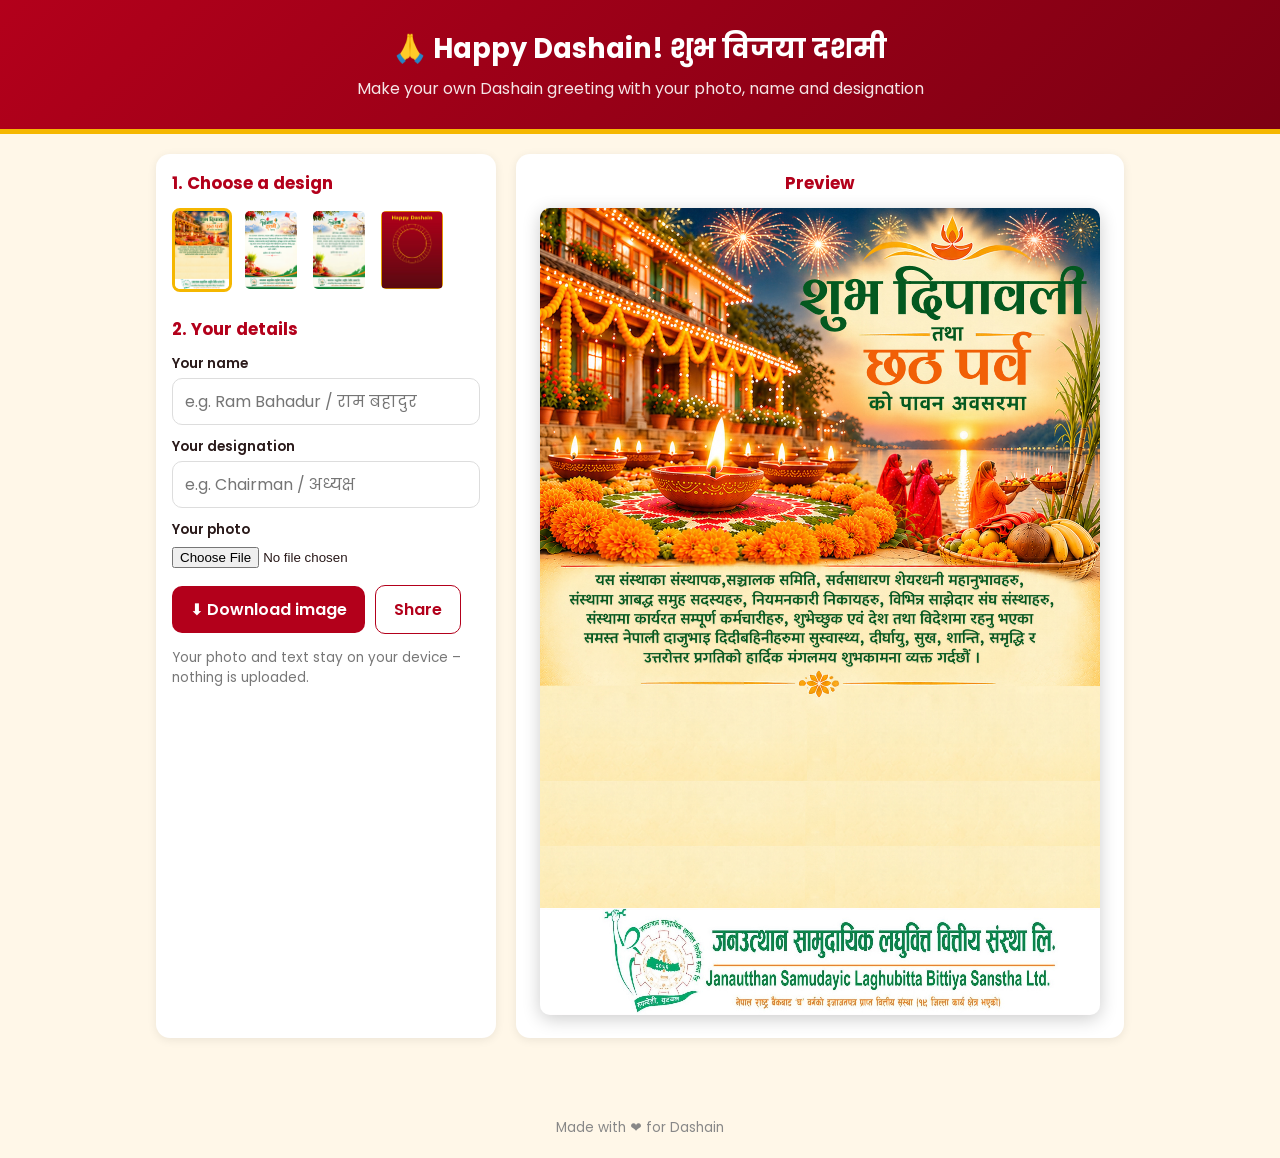
<file: index.html>
<!doctype html>
<html lang="en">
<head>
  <meta charset="utf-8">
  <meta name="viewport" content="width=device-width, initial-scale=1">
  <title>Dashain Wishes – Make your own greeting</title>
  <meta name="description" content="Create a personalised Dashain greeting image with your name and message.">
  <link rel="stylesheet" href="style.css">
</head>
<body>
  <header class="hero">
    <h1>🙏 Happy Dashain! शुभ विजया दशमी</h1>
    <p>Make your own Dashain greeting with your photo, name and designation</p>
  </header>

  <main>
    <p id="status">Loading…</p>

    <div id="app" class="grid" hidden>
      <div class="card">
        <h2>1. Choose a design</h2>
        <div class="thumbs" id="thumbs"></div>

        <h2 style="margin-top:18px">2. Your details</h2>
        <label for="name">Your name</label>
        <input type="text" id="name" maxlength="40" placeholder="e.g. Ram Bahadur / राम बहादुर">
        <label for="post">Your designation</label>
        <input type="text" id="post" maxlength="60" placeholder="e.g. Chairman / अध्यक्ष">

        <div id="photoBox" hidden>
          <label for="photo">Your photo</label>
          <input type="file" id="photo" accept="image/*">
        </div>

        <div class="row" style="margin-top:16px">
          <button id="dlBtn">⬇ Download image</button>
          <button id="shareBtn" class="secondary">Share</button>
        </div>
        <p class="muted">Your photo and text stay on your device – nothing is uploaded.</p>
      </div>

      <div class="card preview">
        <h2>Preview</h2>
        <canvas id="c"></canvas>
      </div>
    </div>
  </main>
  <footer>Made with ❤️ for Dashain</footer>

  <script src="wish.js"></script>
  <script>
    var $ = function (id) { return document.getElementById(id); };
    var templates = [], sel = null, photo = null, timer;

    async function init() {
      try {
        var r = await fetch("templates.json?v=" + Date.now());
        templates = await r.json();
      } catch (e) {
        $("status").textContent = "Could not load templates.json. Open this page through a web server (not by double-clicking the file).";
        return;
      }
      // Skip any design whose image file can't be found, so one wrong filename doesn't break the page.
      var ok = await Promise.all(templates.map(function (t) {
        return loadImage(t.image).then(function () { return true; }, function () {
          console.warn("Image not found, skipping:", t.image);
          return false;
        });
      }));
      templates = templates.filter(function (t, i) { return ok[i]; });
      if (!templates.length) { $("status").textContent = "No templates yet."; return; }
      $("status").hidden = true;
      $("app").hidden = false;
      templates.forEach(function (t) {
        var img = document.createElement("img");
        img.src = t.image; img.alt = t.title; img.title = t.title;
        img.onclick = function () { select(t); };
        t._el = img;
        $("thumbs").appendChild(img);
      });
      select(templates[0]);
    }

    function select(t) {
      sel = t;
      templates.forEach(function (x) { x._el.className = x === t ? "active" : ""; });
      $("photoBox").hidden = !t.photo_enabled;
      redraw();
    }

    function redraw() {
      clearTimeout(timer);
      timer = setTimeout(function () {
        drawWish($("c"), sel, { name: $("name").value, post: $("post").value, photo: photo })
          .catch(function () { $("status").hidden = false; $("status").textContent = "Could not draw the image."; });
      }, 100);
    }

    $("name").oninput = redraw;
    $("post").oninput = redraw;
    $("photo").onchange = async function (e) {
      var f = e.target.files[0];
      photo = f ? await loadPhotoFile(f) : null;
      redraw();
    };

    function fileName() {
      // Change "suvakamana" below to any prefix you like.
      var who = $("name").value.trim().replace(/[\\\/:*?"<>|]/g, "").replace(/\s+/g, "_");
      return "suvakamana_" + (who || "greeting") + ".png";
    }
    $("dlBtn").onclick = function () {
      $("c").toBlob(function (blob) {
        var a = document.createElement("a");
        a.href = URL.createObjectURL(blob);
        a.download = fileName();
        a.click();
      }, "image/png");
    };
    $("shareBtn").onclick = function () {
      $("c").toBlob(async function (blob) {
        var file = new File([blob], fileName(), { type: "image/png" });
        if (navigator.canShare && navigator.canShare({ files: [file] })) {
          try { await navigator.share({ files: [file], title: "Happy Dashain!" }); } catch (e) {}
        } else {
          $("dlBtn").click();
        }
      }, "image/png");
    };

    init();
  </script>
</body>
</html>
</file>
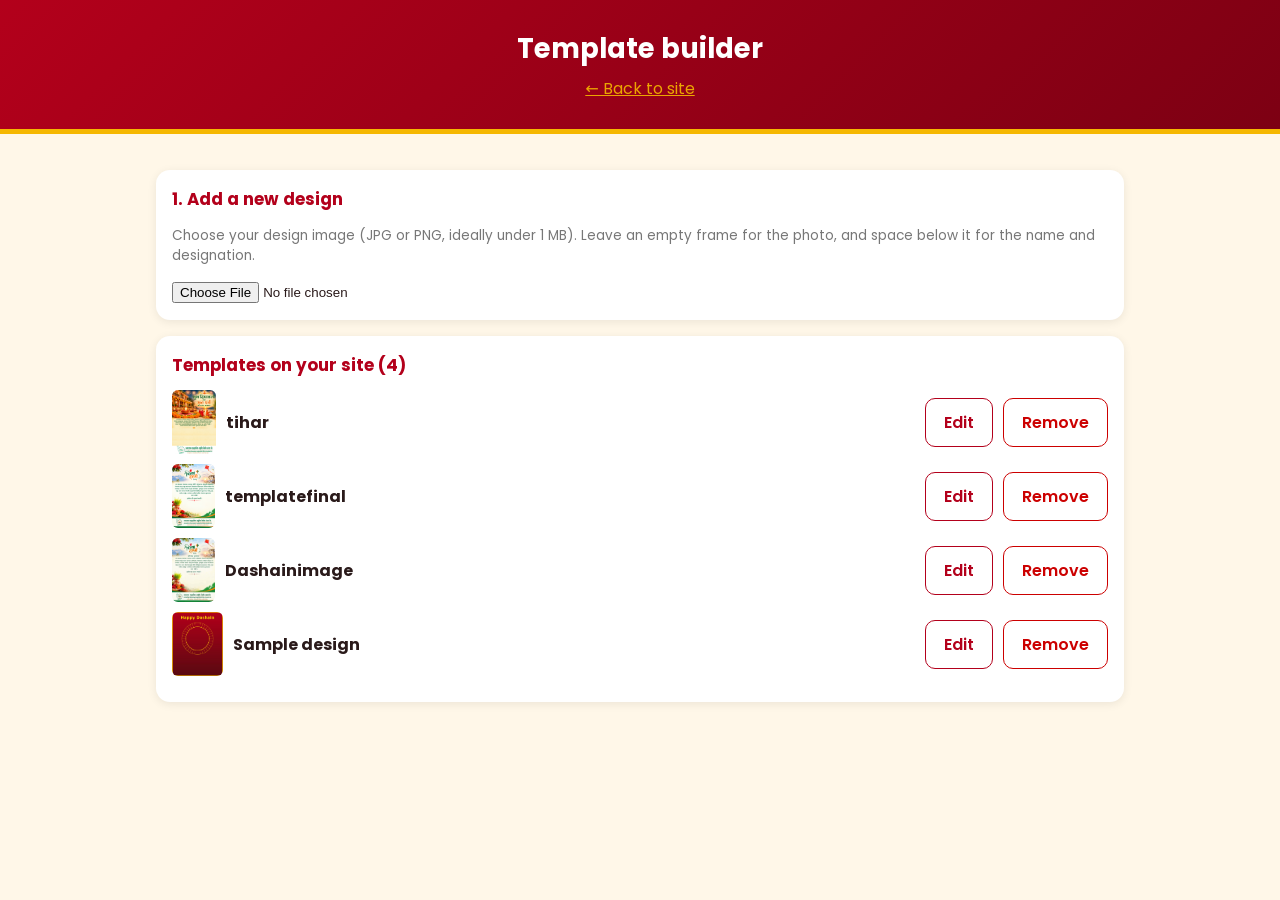
<file: admin.html>
<!doctype html>
<html lang="en">
<head>
  <meta charset="utf-8">
  <meta name="viewport" content="width=device-width, initial-scale=1">
  <meta name="robots" content="noindex">
  <title>Admin – Dashain templates</title>
  <link rel="stylesheet" href="style.css">
</head>
<body>
  <header class="hero">
    <h1>Template builder</h1>
    <p><a href="index.html">← Back to site</a></p>
  </header>

  <main>
    <p id="msg"></p>

    <div id="listView">
      <div class="card">
        <h2>1. Add a new design</h2>
        <p class="muted">Choose your design image (JPG or PNG, ideally under 1 MB). Leave an empty frame for the photo, and space below it for the name and designation.</p>
        <input type="file" id="newFile" accept="image/*">
      </div>

      <div class="card">
        <h2>Templates on your site (<span id="count">0</span>)</h2>
        <div id="list"></div>
        <div class="steps" id="publishBox" hidden>
          <b>2. Publish your changes</b><br>
          Download <code>templates.json</code> (and the image of each new design, marked NEW), then upload them to GitHub:
          images into the <code>templates</code> folder, <code>templates.json</code> in the main folder (replace the old one).
          <div class="row" style="margin-top:10px"><button id="dlJson">⬇ Download templates.json</button></div>
        </div>
      </div>
    </div>

    <div id="editView" class="grid" hidden>
      <div class="card">
        <h2 id="editTitle">New template</h2>
        <label>Title</label>
        <input type="text" data-k="title">

        <p class="muted" style="margin-top:14px">Pick an element, then <b>click on the image</b> to move it.</p>
        <div class="tabs" id="tabs">
          <button data-tab="name">Name</button>
          <button data-tab="post">Designation</button>
          <button data-tab="photo" hidden>Photo</button>
        </div>

        <div data-panel="name">
          <label>Name size</label><input type="range" data-k="name_size" min="0.02" max="0.15" step="0.005">
          <label>Name colour</label><input type="color" data-k="name_color">
        </div>
        <div data-panel="post" hidden>
          <label>Designation size</label><input type="range" data-k="post_size" min="0.015" max="0.08" step="0.0025">
          <label>Designation colour</label><input type="color" data-k="post_color">
        </div>
        <div data-panel="photo" hidden>
          <label>Photo size</label><input type="range" data-k="photo_size" min="0.1" max="0.8" step="0.01">
          <label>Photo shape</label>
          <select data-k="photo_shape" style="width:100%;padding:10px 12px;border:1.5px solid #ddd;border-radius:10px;font:inherit">
            <option value="circle">Circle</option>
            <option value="square">Square</option>
            <option value="rounded">Rounded square</option>
            <option value="hexagon">Hexagon</option>
            <option value="diamond">Diamond</option>
            <option value="heart">Heart</option>
            <option value="star">Star</option>
          </select>
        </div>

        <label>Max text width</label>
        <input type="range" data-k="max_width" min="0.3" max="1" step="0.01">

        <label style="display:flex;gap:8px;align-items:center">
          <input type="checkbox" data-k="photo_enabled"> Let users add their photo
        </label>

        <div class="row" style="margin-top:18px">
          <button id="saveBtn">Save to list</button>
          <button id="cancelBtn" class="secondary">Cancel</button>
        </div>
      </div>

      <div class="card preview">
        <h2 id="clickHint">Click to place the name</h2>
        <canvas id="c" class="pick"></canvas>
      </div>
    </div>
  </main>

  <script src="wish.js"></script>
  <script>
    var $ = function (id) { return document.getElementById(id); };
    var DEFAULTS = {
      name_x: 0.5, name_y: 0.7, name_size: 0.06, name_color: "#ffffff",
      post_x: 0.5, post_y: 0.78, post_size: 0.035, post_color: "#ffd700",
      photo_enabled: true, photo_x: 0.5, photo_y: 0.4, photo_size: 0.3, photo_shape: "circle",
      max_width: 0.8
    };
    var list = [];          // templates (same shape as templates.json)
    var files = {};         // id -> File for newly added designs
    var cur = null;         // template being edited
    var isNew = false;
    var active = "name";

    function msg(text, cls) { $("msg").className = cls || ""; $("msg").textContent = text || ""; }

    async function loadList() {
      try {
        var r = await fetch("templates.json?v=" + Date.now());
        list = await r.json();
      } catch (e) {
        list = [];
        msg("Could not read templates.json – open this page through a web server. Starting with an empty list.", "error");
      }
      renderList();
    }

    function clean(t) {
      var o = {};
      Object.keys(t).forEach(function (k) { if (k !== "src") o[k] = t[k]; });
      return o;
    }

    function dl(blob, name) {
      var a = document.createElement("a");
      a.href = URL.createObjectURL(blob);
      a.download = name;
      a.click();
    }

    function renderList() {
      $("count").textContent = list.length;
      var box = $("list");
      box.innerHTML = "";
      list.forEach(function (t) {
        var row = document.createElement("div");
        row.className = "row";
        row.style.marginBottom = "10px";
        var img = document.createElement("img");
        img.src = files[t.id] ? URL.createObjectURL(files[t.id]) : t.image;
        img.height = 64; img.style.borderRadius = "6px";
        var title = document.createElement("strong");
        title.style.flex = "1";
        title.textContent = t.title + (files[t.id] ? "  (NEW)" : "");
        row.append(img, title);

        if (files[t.id]) {
          var b = document.createElement("button");
          b.className = "secondary"; b.textContent = "⬇ Image";
          b.onclick = function () { dl(files[t.id], t.image.replace("templates/", "")); };
          row.append(b);
        }
        var ed = document.createElement("button");
        ed.className = "secondary"; ed.textContent = "Edit";
        ed.onclick = function () { startEdit(t, false); };
        var rm = document.createElement("button");
        rm.className = "danger"; rm.textContent = "Remove";
        rm.onclick = function () {
          if (!confirm("Remove this template from the list?")) return;
          list = list.filter(function (x) { return x.id !== t.id; });
          delete files[t.id];
          changed(); renderList();
        };
        row.append(ed, rm);
        box.appendChild(row);
      });
    }

    function changed() { $("publishBox").hidden = false; }

    $("dlJson").onclick = function () {
      dl(new Blob([JSON.stringify(list.map(clean), null, 2)], { type: "application/json" }), "templates.json");
    };

    $("newFile").onchange = function (e) {
      var f = e.target.files[0];
      if (!f) return;
      var base = f.name.replace(/\.[^.]+$/, "");
      var ext = (f.name.match(/\.([^.]+)$/) || [, "jpg"])[1].toLowerCase();
      var slug = base.toLowerCase().replace(/[^a-z0-9]+/g, "-").replace(/^-|-$/g, "") || "design";
      var id = slug, n = 2;
      while (list.some(function (x) { return x.id === id; })) id = slug + "-" + n++;
      var t = Object.assign({ id: id, title: base, image: "templates/" + id + "." + ext }, DEFAULTS);
      t.src = URL.createObjectURL(f);
      t._file = f;
      startEdit(t, true);
      e.target.value = "";
    };

    function startEdit(t, newOne) {
      cur = Object.assign({}, t);
      if (!cur.photo_shape) cur.photo_shape = "circle";
      if (!newOne) cur.src = t.image;
      isNew = newOne;
      active = "name";
      msg("");
      $("listView").hidden = true;
      $("editView").hidden = false;
      $("editTitle").textContent = newOne ? "New template" : "Edit template";
      fillForm();
      showTab();
      redraw();
    }

    function fillForm() {
      document.querySelectorAll("[data-k]").forEach(function (el) {
        var v = cur[el.dataset.k];
        if (el.type === "checkbox") el.checked = !!v; else el.value = v;
      });
      document.querySelector('[data-tab="photo"]').hidden = !cur.photo_enabled;    }

    document.querySelectorAll("[data-k]").forEach(function (el) {
      el.oninput = function () {
        var k = el.dataset.k;
        cur[k] = el.type === "checkbox" ? el.checked : el.type === "range" ? +el.value : el.value;
        if (k === "photo_enabled") {
          document.querySelector('[data-tab="photo"]').hidden = !el.checked;
          if (!el.checked && active === "photo") active = "name";
          showTab();
        }
        redraw();
      };
    });

    document.querySelectorAll("[data-tab]").forEach(function (b) {
      b.onclick = function () { active = b.dataset.tab; showTab(); };
    });

    function showTab() {
      document.querySelectorAll("[data-tab]").forEach(function (b) {
        b.className = b.dataset.tab === active ? "" : "off";
      });
      document.querySelectorAll("[data-panel]").forEach(function (p) {
        p.hidden = p.dataset.panel !== active;
      });
      $("clickHint").textContent = "Click to place the " + (active === "post" ? "designation" : active);
    }

    function redraw() {
      drawWish($("c"), cur, { name: "Your Name", post: "Your Designation", placeholder: true })
        .catch(function () { msg("Could not load that image.", "error"); });
    }

    $("c").onclick = function (e) {
      var r = this.getBoundingClientRect();
      cur[active + "_x"] = +((e.clientX - r.left) / r.width).toFixed(4);
      cur[active + "_y"] = +((e.clientY - r.top) / r.height).toFixed(4);
      redraw();
    };

    $("saveBtn").onclick = function () {
      if (!cur.title.trim()) { msg("Give the template a title", "error"); return; }
      var out = clean(cur);
      delete out._file;
      if (isNew) {
        list.unshift(out);
        files[out.id] = cur._file;
      } else {
        list = list.map(function (x) { return x.id === out.id ? out : x; });
      }
      changed();
      $("editView").hidden = true;
      $("listView").hidden = false;
      renderList();
      msg(isNew ? "Added ✔ – now download the files below and upload them to GitHub." : "Updated ✔ – download templates.json and upload it to GitHub.", "ok");
    };

    $("cancelBtn").onclick = function () {
      $("editView").hidden = true;
      $("listView").hidden = false;
      msg("");
    };

    loadList();
  </script>
</body>
</html>
</file>
<file: style.css>
@import url("https://fonts.googleapis.com/css2?family=Noto+Sans+Devanagari:wght@400;700&family=Poppins:wght@400;600;700&display=swap");

:root { --red: #b3001b; --red-dark: #7d0013; --gold: #f5b700; --cream: #fff7e8; --ink: #2a1a1a; }
* { box-sizing: border-box; }
body { margin: 0; font-family: "Poppins", "Noto Sans Devanagari", system-ui, sans-serif; background: var(--cream); color: var(--ink); }
[hidden] { display: none !important; }

header.hero { background: linear-gradient(135deg, var(--red), var(--red-dark)); color: #fff; text-align: center; padding: 28px 16px; border-bottom: 5px solid var(--gold); }
header.hero h1 { margin: 0 0 6px; font-size: 1.7rem; }
header.hero p { margin: 0; opacity: 0.9; }
header.hero a { color: var(--gold); }

main { max-width: 1000px; margin: 0 auto; padding: 20px 16px 60px; }
.grid { display: grid; gap: 20px; grid-template-columns: 1fr; }
@media (min-width: 800px) { .grid { grid-template-columns: 340px 1fr; } }

.card { background: #fff; border-radius: 14px; padding: 16px; box-shadow: 0 2px 10px rgba(0,0,0,0.08); margin-bottom: 16px; }
.grid .card { margin-bottom: 0; }
.card h2 { margin: 0 0 12px; font-size: 1.05rem; color: var(--red); }

label { display: block; font-weight: 600; font-size: 0.85rem; margin: 12px 0 4px; }
input[type="text"], textarea { width: 100%; padding: 10px 12px; border: 1.5px solid #ddd; border-radius: 10px; font: inherit; }
textarea { min-height: 80px; resize: vertical; }
input:focus, textarea:focus { outline: none; border-color: var(--red); }
input[type="range"] { width: 100%; }
input[type="color"] { width: 48px; height: 32px; padding: 0; border: none; background: none; }

button { background: var(--red); color: #fff; border: none; border-radius: 10px; padding: 11px 18px; font: inherit; font-weight: 600; cursor: pointer; }
button:hover { background: var(--red-dark); }
button.secondary { background: #fff; color: var(--red); border: 1.5px solid var(--red); }
button.danger { background: #fff; color: #c00; border: 1.5px solid #c00; }
.row { display: flex; gap: 10px; flex-wrap: wrap; align-items: center; }

.thumbs { display: flex; gap: 10px; overflow-x: auto; padding-bottom: 6px; }
.thumbs img { height: 84px; border-radius: 8px; border: 3px solid transparent; cursor: pointer; flex: none; }
.thumbs img.active { border-color: var(--gold); }

.preview { text-align: center; }
.preview canvas { width: 100%; max-width: 560px; height: auto; border-radius: 10px; box-shadow: 0 4px 18px rgba(0,0,0,0.2); background: #eee; }
canvas.pick { cursor: crosshair; }
.muted { color: #777; font-size: 0.85rem; }
.error { color: #c00; }
.ok { color: #0a7a2f; }
.tabs { display: flex; gap: 8px; margin: 10px 0; flex-wrap: wrap; }
.tabs button { padding: 8px 14px; }
.tabs button.off { background: #fff; color: var(--red); border: 1.5px solid var(--red); }
.steps { background: #fff3cd; border-radius: 10px; padding: 10px 14px; font-size: 0.9rem; }
footer { text-align: center; padding: 20px; color: #888; font-size: 0.85rem; }
code { background: #f3ece0; padding: 1px 5px; border-radius: 4px; }
</file>
